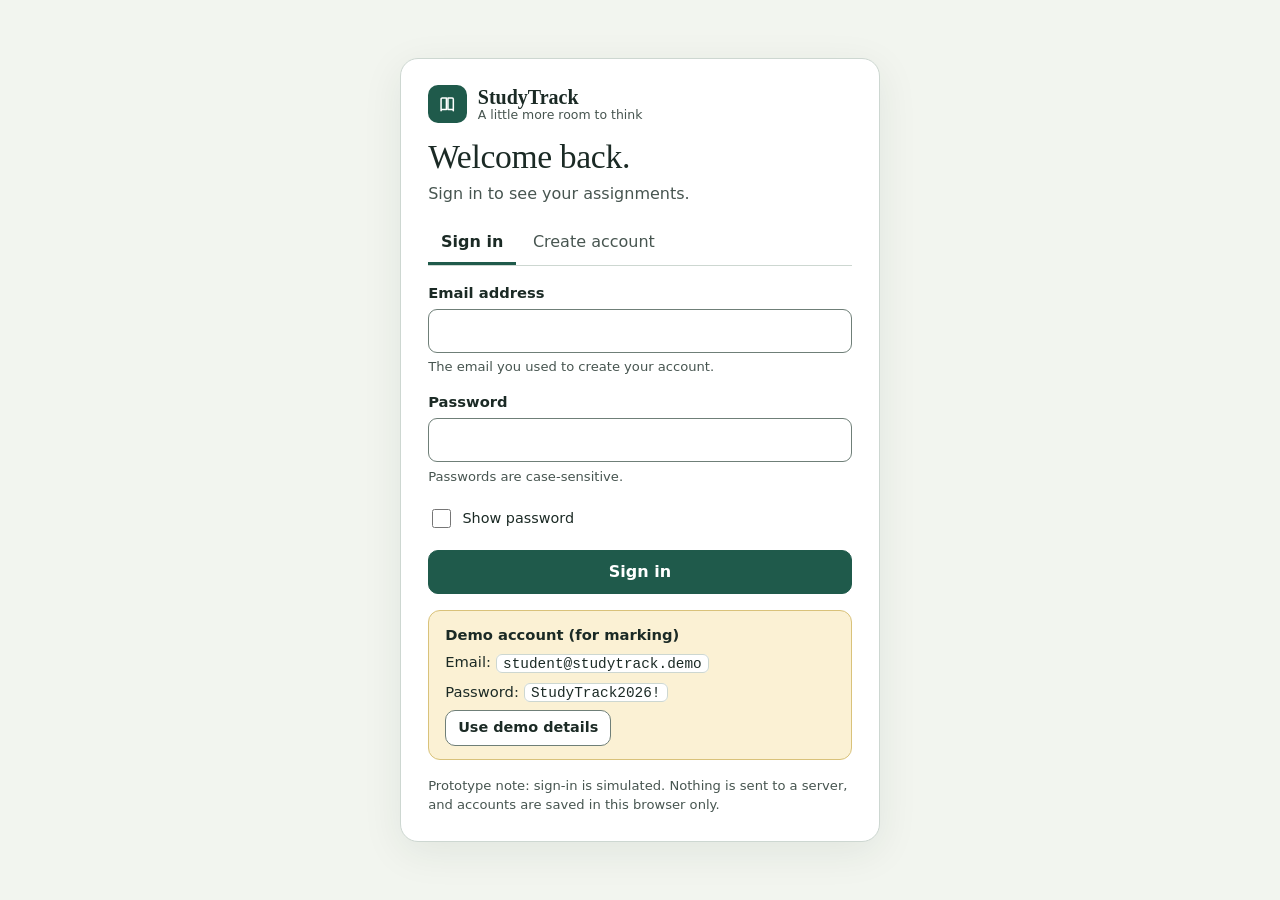
<file: index.html>
<!DOCTYPE html>
<html lang="en-ZA" data-size="normal" data-contrast="normal">
<head>
<meta charset="utf-8">
<meta name="viewport" content="width=device-width, initial-scale=1">
<title>StudyTrack – Student assignment planner (POE Part 3 prototype)</title>
<link rel="stylesheet" href="styles.css">
</head>
<body data-auth="out">
<a class="skip" href="#main">Skip to your assignments</a>

<main id="authView" class="auth" aria-labelledby="authH">
  <div class="authcard">
    <div class="brand">
      <span class="logo" aria-hidden="true"><svg class="i" viewBox="0 0 24 24"><path d="M4 5.5A1.5 1.5 0 0 1 5.5 4H11v15H5.5A1.5 1.5 0 0 0 4 20.5z"/><path d="M20 5.5A1.5 1.5 0 0 0 18.5 4H13v15h5.5a1.5 1.5 0 0 1 1.5 1.5z"/></svg></span>
      <span><b style="font-family:var(--serif);font-size:1.25rem;display:block;line-height:1.1">StudyTrack</b><small style="color:var(--muted);font-size:.78rem">A little more room to think</small></span>
    </div>
    <div><h1 id="authH">Welcome back.</h1><p class="sub" id="authSub">Sign in to see your assignments.</p></div>
    <div class="authtabs" role="group" aria-label="Account options">
      <button type="button" id="tabIn" aria-pressed="true">Sign in</button>
      <button type="button" id="tabUp" aria-pressed="false">Create account</button>
    </div>
    <form id="fIn" novalidate>
      <div class="errsum" role="alert" tabindex="-1" hidden></div>
      <div class="fld" id="g-inEmail"><label for="inEmail">Email address</label>
        <input type="email" id="inEmail" autocomplete="username" aria-describedby="h-inEmail"><p class="help" id="h-inEmail">The email you used to create your account.</p></div>
      <div class="fld" id="g-inPw"><label for="inPw">Password</label>
        <input type="password" id="inPw" autocomplete="current-password" aria-describedby="h-inPw"><p class="help" id="h-inPw">Passwords are case-sensitive.</p></div>
      <label class="showpw"><input type="checkbox" data-showpw="inPw"> Show password</label>
      <button type="submit" class="btn primary">Sign in</button>
    </form>
    <form id="fUp" novalidate hidden>
      <div class="errsum" role="alert" tabindex="-1" hidden></div>
      <div class="fld" id="g-upName"><label for="upName">Your name</label>
        <input type="text" id="upName" autocomplete="name" aria-describedby="h-upName"><p class="help" id="h-upName">Shown in the corner of your dashboard.</p></div>
      <div class="fld" id="g-upEmail"><label for="upEmail">Email address</label>
        <input type="email" id="upEmail" autocomplete="username" aria-describedby="h-upEmail"><p class="help" id="h-upEmail">For example: name@university.ac.za</p></div>
      <div class="fld" id="g-upPw"><label for="upPw">Password</label>
        <input type="password" id="upPw" autocomplete="new-password" aria-describedby="h-upPw"><p class="help" id="h-upPw">Use at least 8 characters.</p></div>
      <label class="showpw"><input type="checkbox" data-showpw="upPw"> Show password</label>
      <button type="submit" class="btn primary">Create account</button>
    </form>
    <div class="demo" id="demoBox">
      <strong>Demo account (for marking)</strong>
      <p>Email: <code>student@studytrack.demo</code></p>
      <p>Password: <code>StudyTrack2026!</code></p>
      <button type="button" class="btn sm" id="useDemo">Use demo details</button>
    </div>
    <p class="note-sim">Prototype note: sign-in is simulated. Nothing is sent to a server, and accounts are saved in this browser only.</p>
  </div>
</main>

<div class="app">
  <aside class="side" aria-label="Sidebar">
    <div class="brand">
      <span class="logo" aria-hidden="true"><svg class="i" viewBox="0 0 24 24"><path d="M4 5.5A1.5 1.5 0 0 1 5.5 4H11v15H5.5A1.5 1.5 0 0 0 4 20.5z"/><path d="M20 5.5A1.5 1.5 0 0 0 18.5 4H13v15h5.5a1.5 1.5 0 0 1 1.5 1.5z"/></svg></span>
      <span><b>StudyTrack</b><small>A little more room to think</small></span>
    </div>
    <nav class="navgrp" aria-label="Your space">
      <h2>Your space</h2>
      <button class="navbtn" data-tab="todo" data-nav><span data-ico="list"></span>Assignments<span class="n" data-count="todo"></span></button>
      <button class="navbtn" data-tab="done" data-nav><span data-ico="check"></span>Completed<span class="n" data-count="done"></span></button>
      <button class="navbtn" data-tab="archived" data-nav><span data-ico="archive"></span>Archive<span class="n" data-count="archived"></span></button>
    </nav>
    <div class="spacer"></div>
    <button class="navbtn" id="openPrefs"><span data-ico="sliders"></span>Preferences</button>
    <button class="navbtn" id="signOut"><span data-ico="out"></span>Sign out</button>
  </aside>

  <div class="content">
    <header class="topbar">
      <div class="brand mob"><span class="logo" aria-hidden="true"><svg class="i" viewBox="0 0 24 24"><path d="M4 5.5A1.5 1.5 0 0 1 5.5 4H11v15H5.5A1.5 1.5 0 0 0 4 20.5z"/><path d="M20 5.5A1.5 1.5 0 0 0 18.5 4H13v15h5.5a1.5 1.5 0 0 1 1.5 1.5z"/></svg></span><b>StudyTrack</b></div>
      <p class="crumbs">My study space &rsaquo; <b>Assignments</b></p>
      <button class="btn sm" id="openShare"><span data-ico="share"></span>Share <span class="chip" id="shareChip">Sharing off</span></button>
      <span class="avatar" id="avatar" role="img" aria-label="Signed in">TM</span>
    </header>

    <main id="main" tabindex="-1">
      <div class="pagehead">
        <div>
          <p class="date" id="todayLine"></p>
          <h1>Your work, in one place.</h1>
          <p class="sub">Take a breath, then choose what feels useful to do next.</p>
        </div>
        <button class="btn primary" id="addBtn"><span data-ico="plus"></span>Add assignment</button>
      </div>

      <section class="hero" aria-label="Where to start" id="hero"></section>

      <div class="toolbar">
        <div class="seg" role="group" aria-label="Show assignments">
          <button data-tab="todo" aria-pressed="true">To do <span data-count="todo"></span></button>
          <button data-tab="done" aria-pressed="false">Completed</button>
          <button data-tab="archived" aria-pressed="false">Archived</button>
        </div>
        <div class="tools">
          <label class="field-inline"><span data-ico="search"></span><span class="sr">Search assignments</span><input type="search" id="q" placeholder="Find an assignment" autocomplete="off"></label>
          <label class="field-inline"><span class="sr">Sort by</span><select id="sort"><option value="soonest">Soonest first</option><option value="latest">Latest first</option><option value="priority">Highest priority</option></select></label>
        </div>
      </div>

      <h2 class="sr" id="listHead">Assignments</h2>
      <ul class="list" id="list" aria-labelledby="listHead"></ul>
    </main>
  </div>
</div>

<nav class="bottomnav" aria-label="Main">
  <button data-tab="todo" data-nav><span data-ico="list"></span>To do</button>
  <button data-tab="done" data-nav><span data-ico="check"></span>Completed</button>
  <button data-tab="archived" data-nav><span data-ico="archive"></span>Archive</button>
  <button id="openPrefs2"><span data-ico="sliders"></span>Settings</button>
</nav>

<div id="toasts" role="status" aria-live="polite" aria-atomic="false"></div>

<!-- Add / edit assignment -->
<dialog id="dlgAssign" aria-labelledby="aTitle">
  <form id="fAssign" novalidate>
    <div class="dhead"><h2 id="aTitle">Add assignment</h2><button type="button" class="xbtn" data-close aria-label="Close without saving">&times;</button></div>
    <div class="dbody">
      <p class="hint">Three fields are required. Everything else can wait until later.</p>
      <div id="errSummary" class="errsum" role="alert" tabindex="-1" hidden></div>
      <div class="fld" id="g-title"><label for="fTitle">Title <span class="req">(required)</span></label>
        <input type="text" id="fTitle" maxlength="100" autocomplete="off" aria-describedby="h-title">
        <p class="help" id="h-title">Use a name you will recognise at a glance.</p></div>
      <div class="fld" id="g-subject"><label for="fSubject">Subject <span class="req">(required)</span></label>
        <input type="text" id="fSubject" list="subjects" autocomplete="off" aria-describedby="h-subject"><datalist id="subjects"></datalist>
        <p class="help" id="h-subject">Pick a subject you already use or type a new one.</p></div>
      <div class="two">
        <div class="fld" id="g-due"><label for="fDue">Due date <span class="req">(required)</span></label>
          <input type="date" id="fDue" aria-describedby="h-due"><p class="help" id="h-due">Choose today or a later date.</p></div>
        <div class="fld"><label for="fPrio">Priority <span class="req">(optional)</span></label>
          <select id="fPrio"><option value="low">Low</option><option value="medium" selected>Medium</option><option value="high">High</option></select></div>
      </div>
      <div class="fld"><label for="fEffort">Estimated effort <span class="req">(optional)</span></label>
        <select id="fEffort"><option value="">Not sure yet</option><option>About 30 minutes</option><option>About 1 hour</option><option>About 2 hours</option><option>About half a day</option><option>A few days</option></select></div>
      <details class="more" id="moreDet"><summary>Add notes or first steps (optional)</summary>
        <div class="fld"><label for="fNotes">Notes</label><textarea id="fNotes" rows="2"></textarea></div>
        <div class="fld" style="margin-top:.6rem"><label for="fSteps">First steps</label><textarea id="fSteps" rows="3" aria-describedby="h-steps"></textarea><p class="help" id="h-steps">One step per line. You can add more later.</p></div>
      </details>
    </div>
    <div class="dfoot"><button type="button" class="btn ghost" data-close>Cancel</button><button type="submit" class="btn primary" id="saveBtn">Save assignment</button></div>
  </form>
</dialog>

<!-- Share -->
<dialog id="dlgShare" aria-labelledby="sTitle">
  <div class="dwrap">
    <div class="dhead"><h2 id="sTitle">Share with a study partner</h2><button type="button" class="xbtn" data-close aria-label="Close sharing">&times;</button></div>
    <div class="dbody">
      <div class="switchrow" style="border:0;padding:0">
        <div class="t"><b id="shL">Read-only sharing</b><span class="hint" id="shState"></span></div>
        <label class="sw"><input type="checkbox" role="switch" id="shSwitch" aria-labelledby="shL"><span class="st" id="shSt">Off</span></label>
      </div>
      <div id="shOn" hidden style="display:grid;gap:1rem">
        <fieldset class="checks"><legend class="hint" style="margin-bottom:.3rem">Choose what your partner can see</legend>
          <label><input type="checkbox" data-inc="details"> Assignment titles and due dates</label>
          <label><input type="checkbox" data-inc="steps"> Checklist steps</label>
          <label><input type="checkbox" data-inc="progress"> Progress percentage</label>
          <label><input type="checkbox" data-inc="notes"> My notes</label>
        </fieldset>
        <fieldset class="checks"><legend class="hint" style="margin-bottom:.3rem">Which assignments</legend><div id="shIds"></div></fieldset>
        <div class="preview" aria-live="polite"><h3>What your partner will see (read-only)</h3><div id="shPreview"></div></div>
        <div class="fld"><label for="shLink">Share link</label>
          <div class="linkrow"><input type="text" id="shLink" readonly><button type="button" class="btn sm" id="copyLink">Copy link</button></div>
          <p class="note-sim">Anyone with the link can view, but not edit. Turn sharing off to remove access straight away.</p>
          <p class="note-sim">Prototype note: this link is simulated and nothing is published.</p></div>
      </div>
      <p class="hint" id="shOffMsg">Your plan is private. Nobody else can see it unless you turn sharing on.</p>
    </div>
    <div class="dfoot"><button type="button" class="btn" data-close>Done</button></div>
  </div>
</dialog>

<!-- Preferences -->
<dialog id="dlgPrefs" aria-labelledby="pTitle">
  <div class="dwrap">
    <div class="dhead"><h2 id="pTitle">Preferences</h2><button type="button" class="xbtn" data-close aria-label="Close preferences">&times;</button></div>
    <div class="dbody" style="gap:0">
      <div class="switchrow"><div class="t"><b id="rmL">Deadline reminders</b><span class="hint" id="rmH">Off. StudyTrack will not remind you.</span></div>
        <label class="sw"><input type="checkbox" role="switch" id="rmSw" aria-labelledby="rmL"><span class="st" id="rmSt">Off</span></label></div>
      <div class="switchrow" id="rmWhen" hidden><div class="t"><b><label for="rmSel">Remind me</label></b></div>
        <select id="rmSel" style="width:auto"><option value="1">1 day before</option><option value="3">3 days before</option><option value="7">1 week before</option></select></div>
      <div class="switchrow"><div class="t"><b id="lgL">Larger text</b><span class="hint">Increases text size across the page.</span></div>
        <label class="sw"><input type="checkbox" role="switch" id="lgSw" aria-labelledby="lgL"><span class="st" id="lgSt">Off</span></label></div>
      <div class="switchrow"><div class="t"><b id="hcL">High contrast</b><span class="hint">Black text, white surfaces and strong outlines.</span></div>
        <label class="sw"><input type="checkbox" role="switch" id="hcSw" aria-labelledby="hcL"><span class="st" id="hcSt">Off</span></label></div>
      <div class="switchrow"><div class="t"><b>Account</b><span class="hint" id="acctInfo"></span></div><button type="button" class="btn sm" id="signOut2">Sign out</button></div>
      <div class="switchrow"><div class="t"><b>Sample data</b><span class="hint">Restore the example assignments used in this prototype.</span></div>
        <button type="button" class="btn sm" id="resetData">Reset</button></div>
      <p class="note-sim" style="margin-top:.6rem">Prototype note: reminders are simulated. Your changes are saved in this browser only.</p>
    </div>
    <div class="dfoot"><button type="button" class="btn" data-close>Done</button></div>
  </div>
</dialog>

<!-- Confirm delete -->
<dialog id="dlgConfirm" aria-labelledby="cTitle" aria-describedby="cText">
  <div class="dwrap">
    <div class="dhead"><h2 id="cTitle">Delete this assignment?</h2></div>
    <div class="dbody"><p id="cText"></p></div>
    <div class="dfoot"><button type="button" class="btn" data-close id="cCancel">Keep it</button><button type="button" class="btn danger" id="cOk">Delete assignment</button></div>
  </div>
</dialog>

<script src="app.js"></script>
</body>
</html>
</file>
<file: styles.css>
:root{
  --bg:#f2f5ef; --surface:#ffffff; --side:#e8efe9; --ink:#1b2a25; --muted:#475550;
  --line:#cdd7d1; --line-strong:#6f7f78;
  --green:#1f5a4b; --green-ink:#ffffff; --green-soft:#e0ede7;
  --amber-soft:#fbf1d4; --amber-line:#d9c27a;
  --danger:#9b1c13; --danger-soft:#fbe8e5;
  --ok:#1b5e32; --ok-soft:#dff1e4;
  --neutral-soft:#eceeea;
  --focus:#0b57d0; --radius:12px;
  --serif:"Source Serif 4",Georgia,"Liberation Serif","Times New Roman",serif;
  --sans:"DM Sans",system-ui,"Segoe UI",Roboto,"Liberation Sans",Arial,sans-serif;
}
html[data-contrast="high"]{
  --bg:#ffffff; --side:#ffffff; --ink:#000000; --muted:#111111; --line:#000000; --line-strong:#000000;
  --green:#003c2e; --green-soft:#ffffff; --amber-soft:#ffffff; --amber-line:#000000;
  --danger:#8a0000; --danger-soft:#ffffff; --ok:#004d1f; --ok-soft:#ffffff; --neutral-soft:#ffffff;
  --focus:#0000d6;
}
html[data-contrast="high"] .item,html[data-contrast="high"] .card,html[data-contrast="high"] .badge,
html[data-contrast="high"] .btn,html[data-contrast="high"] input,html[data-contrast="high"] select,
html[data-contrast="high"] textarea{border:2px solid #000}
html[data-contrast="high"] .field-inline input,html[data-contrast="high"] .field-inline select{border:0}
html[data-contrast="high"] .field-inline{border:2px solid #000}
html[data-contrast="high"] .btn.primary{background:#003c2e;color:#fff}
html{font-size:16px}
html[data-size="large"]{font-size:20px}
*{box-sizing:border-box}
[hidden]{display:none!important}
body{margin:0;background:var(--bg);color:var(--ink);font-family:var(--sans);line-height:1.5}
h1,h2,h3,p{margin:0}
button,input,select,textarea{font:inherit;color:inherit}
:focus-visible{outline:3px solid var(--focus);outline-offset:2px;border-radius:6px}
.sr{position:absolute;width:1px;height:1px;overflow:hidden;clip:rect(0 0 0 0);white-space:nowrap}
.skip{position:absolute;left:.5rem;top:-4rem;background:var(--ink);color:#fff;padding:.6rem 1rem;border-radius:8px;z-index:50}
.skip:focus{top:.5rem}
svg.i{width:1.15em;height:1.15em;fill:none;stroke:currentColor;stroke-width:2;stroke-linecap:round;stroke-linejoin:round;flex:none}

/* layout */
.app{display:grid;grid-template-columns:15.5rem minmax(0,1fr);min-height:100vh}
.side{background:var(--side);border-right:1px solid var(--line);padding:1.25rem 1rem;display:flex;flex-direction:column;gap:1.5rem;position:sticky;top:0;height:100vh}
.brand{display:flex;align-items:center;gap:.7rem}
.logo{width:2.4rem;height:2.4rem;border-radius:10px;background:var(--green);color:#fff;display:grid;place-items:center}
.brand b{font-family:var(--serif);font-size:1.25rem;display:block;line-height:1.1}
.brand small{color:var(--muted);font-size:.72rem;line-height:1.2;display:block}
.navgrp h2{font-size:.8rem;color:var(--muted);font-weight:600;margin:0 0 .4rem .6rem}
.navbtn{width:100%;display:flex;align-items:center;gap:.65rem;background:none;border:0;padding:.6rem .7rem;border-radius:9px;cursor:pointer;text-align:left;color:var(--ink)}
.navbtn:hover{background:rgba(31,90,75,.09)}
.navbtn[aria-current="page"]{background:var(--surface);box-shadow:inset 0 0 0 1px var(--line);font-weight:600}
.navbtn .n{margin-left:auto;font-size:.8rem;background:var(--green-soft);border-radius:99px;padding:0 .5rem;min-width:1.5rem;text-align:center}
.side .spacer{flex:1}
.content{padding:0 2rem 4rem;max-width:62rem;width:100%}
.topbar{display:flex;align-items:center;gap:.8rem;padding:1rem 0;border-bottom:1px solid var(--line);margin-bottom:1.5rem}
.crumbs{color:var(--muted);font-size:.85rem;margin-right:auto}
.crumbs b{color:var(--ink);font-weight:600}
.mob{display:none}
.topbar .btn,.avatar{flex:none}
.chip{white-space:nowrap}
.avatar{width:2.2rem;height:2.2rem;border-radius:50%;background:var(--green-soft);color:var(--green);display:grid;place-items:center;font-weight:700;font-size:.8rem;border:1px solid var(--line)}
.pagehead{display:flex;gap:1rem;align-items:flex-end;justify-content:space-between;flex-wrap:wrap;margin-bottom:1.4rem}
.date{color:var(--danger);font-size:.85rem;font-weight:600;margin-bottom:.3rem}
html[data-contrast="high"] .date{color:#000}
h1{font-family:var(--serif);font-weight:500;font-size:clamp(2rem,4.2vw,3.1rem);line-height:1.08;letter-spacing:-.01em}
.sub{color:var(--muted);margin-top:.4rem}

/* buttons */
.btn{display:inline-flex;align-items:center;justify-content:center;gap:.5rem;border-radius:10px;border:1px solid var(--line-strong);background:var(--surface);padding:.55rem 1rem;cursor:pointer;font-weight:600;min-height:2.6rem}
.btn:hover{background:var(--green-soft)}
.btn.primary{background:var(--green);color:var(--green-ink);border-color:var(--green)}
.btn.primary:hover{background:#174538}
.btn.danger{background:var(--danger);color:#fff;border-color:var(--danger)}
.btn.ghost{border-color:transparent;background:transparent}
.btn.sm{padding:.3rem .75rem;min-height:2.25rem;font-size:.9rem}
.linkbtn{background:none;border:0;color:var(--green);text-decoration:underline;cursor:pointer;padding:.2rem .3rem;font-size:.9rem}
html[data-contrast="high"] .linkbtn{color:#000}

/* hero */
.hero{display:grid;grid-template-columns:minmax(0,1.9fr) minmax(0,1fr);gap:1rem;margin-bottom:1.6rem}
.card{background:var(--surface);border:1px solid var(--line);border-radius:var(--radius);padding:1.1rem 1.25rem}
.card.next{background:var(--green-soft);border-color:#b9d1c6}
.card.calm{background:var(--amber-soft);border-color:var(--amber-line);display:flex;flex-direction:column;gap:.5rem;justify-content:center}
.card .small{font-size:.82rem;color:var(--muted);font-weight:600;display:flex;gap:.4rem;align-items:center}
.card h2{font-family:var(--serif);font-weight:500;font-size:1.55rem;line-height:1.2;margin:.35rem 0}
.card.calm h2{font-size:1.4rem;margin:0}
.meta{display:flex;flex-wrap:wrap;gap:.3rem 1rem;color:var(--muted);font-size:.88rem}
.meta span{display:inline-flex;gap:.35rem;align-items:center}
.nextrow{display:flex;align-items:flex-end;gap:1rem;margin-top:.9rem;flex-wrap:wrap}
.nextrow .grow{flex:1;min-width:12rem}
.bar{height:.55rem;border-radius:99px;background:rgba(31,90,75,.18);overflow:hidden;margin:.3rem 0}
html[data-contrast="high"] .bar{background:#fff;border:2px solid #000}
.bar>span{display:block;height:100%;background:var(--green);border-radius:99px;transition:width .25s}
.pt{font-size:.85rem;color:var(--muted)}

/* toolbar */
.toolbar{display:flex;gap:.8rem;align-items:center;flex-wrap:wrap;margin-bottom:.9rem;border-bottom:1px solid var(--line);padding-bottom:.6rem}
.seg{display:flex;gap:.25rem}
.seg button{background:none;border:0;border-bottom:3px solid transparent;padding:.45rem .7rem;cursor:pointer;font-weight:500;color:var(--muted);border-radius:6px 6px 0 0}
.seg button[aria-pressed="true"]{color:var(--ink);font-weight:700;border-bottom-color:var(--green)}
.tools{margin-left:auto;display:flex;gap:.6rem;flex-wrap:wrap}
.field-inline{display:flex;align-items:center;gap:.4rem;background:var(--surface);border:1px solid var(--line-strong);border-radius:10px;padding:0 .6rem}
.field-inline input,.field-inline select{border:0;background:none;padding:.5rem .1rem;min-height:2.4rem;min-width:0}
.field-inline input{width:11rem}
.field-inline input:focus-visible,.field-inline select:focus-visible{outline:0}
.field-inline:focus-within{outline:3px solid var(--focus);outline-offset:2px}

/* list */
.list{display:flex;flex-direction:column;gap:.7rem;padding:0;margin:0;list-style:none}
.item{background:var(--surface);border:1px solid var(--line);border-radius:var(--radius);overflow:hidden}
.item.flash{animation:flash 1.6s ease-out}
@keyframes flash{from{box-shadow:0 0 0 4px #b9d1c6}to{box-shadow:0 0 0 0 transparent}}
@media (prefers-reduced-motion:reduce){.item.flash{animation:none}.bar>span{transition:none}}
.row{display:grid;grid-template-columns:2.4rem minmax(0,1fr) 10rem auto;gap:.9rem;align-items:center;padding:.9rem 1rem;cursor:pointer}
.ico{width:2.4rem;height:2.4rem;border-radius:9px;background:var(--green-soft);display:grid;place-items:center;color:var(--green)}
.ttl{font-size:1rem;font-weight:700}
.expander{all:unset;cursor:pointer;display:inline-flex;gap:.4rem;align-items:center;font-weight:700;border-radius:6px}
.expander:focus-visible{outline:3px solid var(--focus);outline-offset:3px}
.expander .chev{display:inline-flex;flex:none;transition:transform .15s;color:var(--muted)}
.expander[aria-expanded="true"] .chev{transform:rotate(90deg)}
.subj{color:var(--muted);font-size:.88rem}
.mini{display:flex;align-items:center;gap:.5rem;margin-top:.2rem;font-size:.8rem;color:var(--muted)}
.mini .bar{width:6rem;margin:0}
.due{display:flex;flex-direction:column;line-height:1.3}
.due .lbl{font-size:.75rem;color:var(--muted)}
.due strong{font-size:.95rem}
.due .rel{font-size:.8rem;color:var(--muted)}
.item.is-overdue .due strong{color:var(--danger)}
html[data-contrast="high"] .item.is-overdue .due strong{color:#000;text-decoration:underline}
.badges{display:flex;flex-direction:column;gap:.35rem;align-items:flex-start}
.badge{display:inline-flex;align-items:center;gap:.35rem;border-radius:99px;padding:.15rem .65rem;font-size:.8rem;font-weight:600;white-space:nowrap;border:1px solid transparent}
.b-over{background:var(--danger-soft);color:var(--danger);border-color:#efb9b2}
.b-prog{background:var(--green-soft);color:var(--green);border-color:#b9d1c6}
.b-new{background:var(--neutral-soft);color:#38453f;border-color:#cfd5d1}
.b-done{background:var(--ok-soft);color:var(--ok);border-color:#a9d4b5}
.b-pri{background:var(--surface);color:var(--ink);border-color:var(--line-strong);font-weight:500}
.detail{border-top:1px solid var(--line);padding:1rem 1.2rem 1.2rem 4.3rem;background:#fbfcfa;display:grid;gap:.8rem}
html[data-contrast="high"] .detail{background:#fff}
.notes{color:var(--muted);font-size:.92rem;max-width:60ch}
.steps{list-style:none;margin:0;padding:0;display:grid;gap:.15rem}
.steps li{display:flex;align-items:center;gap:.5rem;min-height:2.4rem}
.steps label{display:flex;gap:.65rem;align-items:center;cursor:pointer;flex:1;padding:.2rem 0}
.steps input[type=checkbox]{width:1.35rem;height:1.35rem;accent-color:var(--green);flex:none}
.steps input:checked+span{text-decoration:line-through;color:var(--muted)}
.addstep{display:flex;gap:.5rem;flex-wrap:wrap}
.addstep input{flex:1;min-width:12rem}
input[type=text],input[type=date],select,textarea{border:1px solid var(--line-strong);border-radius:9px;padding:.55rem .7rem;background:var(--surface);min-height:2.6rem;width:100%}
textarea{resize:vertical}
.actions{display:flex;gap:.5rem;flex-wrap:wrap;align-items:center}
.empty{background:var(--surface);border:1px dashed var(--line-strong);border-radius:var(--radius);padding:2rem 1.2rem;text-align:center;display:grid;gap:.6rem;justify-items:center}
.empty h3{font-family:var(--serif);font-weight:500;font-size:1.3rem}
.muted{color:var(--muted)}

/* dialogs */
dialog{border:0;border-radius:16px;padding:0;width:min(36rem,calc(100% - 1.5rem));max-height:calc(100dvh - 2rem);background:var(--surface);color:var(--ink);box-shadow:0 20px 60px rgba(10,25,20,.35)}
html[data-contrast="high"] dialog{border:3px solid #000}
dialog::backdrop{background:rgba(20,35,30,.5)}
dialog form,dialog .dwrap{display:flex;flex-direction:column;max-height:calc(100dvh - 2rem)}
.dhead{display:flex;align-items:center;justify-content:space-between;gap:1rem;padding:1.1rem 1.4rem .4rem}
.dhead h2{font-family:var(--serif);font-weight:500;font-size:1.6rem}
.xbtn{background:none;border:1px solid transparent;border-radius:8px;width:2.4rem;height:2.4rem;cursor:pointer;font-size:1.5rem;line-height:1}
.xbtn:hover{background:var(--green-soft)}
.dbody{padding:.4rem 1.4rem 1rem;overflow:auto;display:grid;gap:1rem}
.dfoot{display:flex;justify-content:flex-end;gap:.6rem;padding:.9rem 1.4rem;border-top:1px solid var(--line);flex-wrap:wrap}
.hint{color:var(--muted);font-size:.9rem}
.fld{display:grid;gap:.3rem}
.fld label,.fld legend{font-weight:600;font-size:.92rem}
.req{font-weight:400;color:var(--muted);font-size:.85rem}
.help{font-size:.82rem;color:var(--muted)}
.two{display:grid;grid-template-columns:1fr 1fr;gap:.8rem;align-items:start}
.err{color:var(--danger);font-size:.88rem;font-weight:600;display:flex;gap:.4rem;align-items:flex-start}
html[data-contrast="high"] .err{color:#000}
.fld.bad input,.fld.bad select{border:2px solid var(--danger)}
.errsum{background:var(--danger-soft);border:1px solid #efb9b2;border-left:5px solid var(--danger);border-radius:10px;padding:.8rem 1rem;font-size:.92rem}
.errsum ul{margin:.4rem 0 0;padding-left:1.2rem}
.errsum a{color:var(--danger);font-weight:600}
html[data-contrast="high"] .errsum a{color:#000}
details.more{border:1px solid var(--line);border-radius:10px;padding:.2rem .9rem}
details.more summary{cursor:pointer;font-weight:600;padding:.55rem 0}
details.more[open] summary{margin-bottom:.3rem}
.switchrow{display:flex;align-items:center;justify-content:space-between;gap:1rem;padding:.7rem 0;border-bottom:1px solid var(--line)}
.switchrow:last-child{border-bottom:0}
.switchrow .t{display:grid}
.switchrow .btn{white-space:nowrap}
.switchrow .t b{font-weight:600}
.sw{display:flex;align-items:center;gap:.55rem;cursor:pointer}
.sw input{appearance:none;width:3rem;height:1.7rem;border-radius:99px;background:#7b8a84;position:relative;cursor:pointer;flex:none;border:0;transition:background .15s}
.sw input::after{content:"";position:absolute;left:.2rem;top:.2rem;width:1.3rem;height:1.3rem;border-radius:50%;background:#fff;transition:transform .15s}
.sw input:checked{background:var(--green)}
.sw input:checked::after{transform:translateX(1.3rem)}
.sw .st{min-width:2rem;font-weight:700;font-size:.9rem}
.panel{background:var(--green-soft);border:1px solid #b9d1c6;border-radius:12px;padding:.9rem 1rem;display:grid;gap:.6rem}
.checks{display:grid;gap:.35rem;border:0;padding:0;margin:0}
.checks label{display:flex;gap:.6rem;align-items:center;min-height:2.2rem}
.checks input{width:1.25rem;height:1.25rem;accent-color:var(--green)}
.preview{background:var(--surface);border:1px dashed var(--line-strong);border-radius:12px;padding:.9rem 1rem;display:grid;gap:.8rem}
.preview h3{font-size:.85rem;color:var(--muted);font-weight:600}
.pv{display:grid;gap:.25rem;padding-bottom:.6rem;border-bottom:1px solid var(--line)}
.pv:last-child{border-bottom:0;padding-bottom:0}
.pv ul{list-style:none;margin:0;padding:0;font-size:.9rem}
.pv li{display:flex;gap:.4rem}
.linkrow{display:flex;gap:.5rem}
.linkrow input{flex:1;font-size:.88rem;color:var(--muted)}
.note-sim{font-size:.82rem;color:var(--muted)}
.chip{display:inline-flex;align-items:center;gap:.4rem;border:1px solid var(--line-strong);border-radius:99px;padding:.1rem .6rem;font-size:.8rem;background:var(--surface)}
.chip.on{background:var(--green);color:#fff;border-color:var(--green)}

/* toast */
#toasts{position:fixed;left:1.2rem;bottom:1.2rem;display:grid;gap:.5rem;z-index:100;max-width:min(28rem,calc(100% - 2rem))}
.toast{background:#17302a;color:#fff;border-radius:12px;padding:.75rem 1rem;display:flex;gap:.8rem;align-items:center;box-shadow:0 8px 28px rgba(0,0,0,.3);font-size:.92rem}
html[data-contrast="high"] .toast{background:#000;border:2px solid #fff}
.toast button{background:none;border:1px solid rgba(255,255,255,.55);color:#fff;border-radius:8px;padding:.25rem .7rem;cursor:pointer;font-weight:600;white-space:nowrap}
.toast .ok{color:#8fe0b0;flex:none}

/* auth */
body[data-auth="out"] .app,body[data-auth="out"] .bottomnav,body[data-auth="out"] .skip{display:none}
body[data-auth="in"] #authView{display:none}
.auth{min-height:100vh;display:grid;place-items:center;padding:1.5rem}
.authcard{width:min(30rem,100%);background:var(--surface);border:1px solid var(--line);border-radius:18px;padding:1.6rem 1.7rem;display:grid;gap:1rem;box-shadow:0 10px 40px rgba(20,50,40,.08)}
html[data-contrast="high"] .authcard{border:3px solid #000}
.authcard h1{font-size:2.1rem}
.authtabs{display:flex;gap:.25rem;border-bottom:1px solid var(--line)}
.authtabs button{background:none;border:0;border-bottom:3px solid transparent;padding:.5rem .8rem;cursor:pointer;font-weight:500;color:var(--muted);border-radius:6px 6px 0 0}
.authtabs button[aria-pressed="true"]{color:var(--ink);font-weight:700;border-bottom-color:var(--green)}
.authcard form{display:grid;gap:.9rem}
.showpw{display:flex;gap:.5rem;align-items:center;font-size:.9rem;min-height:2.2rem}
.showpw input{width:1.2rem;height:1.2rem;accent-color:var(--green)}
.demo{background:var(--amber-soft);border:1px solid var(--amber-line);border-radius:12px;padding:.8rem 1rem;display:grid;gap:.35rem;font-size:.92rem}
html[data-contrast="high"] .demo{border:2px solid #000}
.demo p{margin:0}
.demo code{font-family:ui-monospace,Consolas,"Liberation Mono",monospace;background:#fff;border:1px solid var(--line);border-radius:6px;padding:.05rem .4rem;font-size:.9rem}
.demo .btn{justify-self:start}
input[type=email],input[type=password]{border:1px solid var(--line-strong);border-radius:9px;padding:.55rem .7rem;background:var(--surface);min-height:2.6rem;width:100%}
.fld.bad input[type=email],.fld.bad input[type=password]{border:2px solid var(--danger)}
html[data-contrast="high"] input[type=email],html[data-contrast="high"] input[type=password]{border:2px solid #000}

/* bottom nav (mobile) */
.bottomnav{display:none}

@media (max-width:860px){
  .app{display:block}
  .side{display:none}
  .content{padding:0 1rem 6.5rem}
  .mob{display:flex}
  .chip .lg{display:none}
  .topbar{gap:.5rem}
  .topbar .brand{margin-right:auto}
  .crumbs{display:none}
  .hero{grid-template-columns:1fr}
  .row{grid-template-columns:2.4rem minmax(0,1fr);}
  .row .due{grid-column:2}
  .row .badges{grid-column:2;flex-direction:row;flex-wrap:wrap}
  .detail{padding:1rem}
  .tools{margin-left:0;width:100%}
  .field-inline{flex:1}
  .field-inline input{width:100%}
  .pagehead .btn{width:100%}
  .bottomnav{display:grid;grid-template-columns:repeat(4,1fr);position:fixed;left:0;right:0;bottom:0;background:var(--surface);border-top:1px solid var(--line-strong);padding:.3rem .2rem calc(.3rem + env(safe-area-inset-bottom,0px));z-index:40}
  .bottomnav button{background:none;border:0;display:grid;justify-items:center;gap:.1rem;font-size:.75rem;padding:.4rem .2rem;cursor:pointer;color:var(--muted);border-radius:8px;min-height:3rem}
  .bottomnav button[aria-current="page"]{color:var(--green);font-weight:700}
  html[data-contrast="high"] .bottomnav button[aria-current="page"]{color:#000;text-decoration:underline}
  #toasts{left:.8rem;right:.8rem;bottom:5.2rem;max-width:none}
  dialog{width:100%;max-height:100dvh;height:auto;margin:auto 0 0 0;border-radius:18px 18px 0 0;max-width:none}
  dialog form,dialog .dwrap{max-height:92dvh}
  .two{grid-template-columns:1fr}
}
</file>
